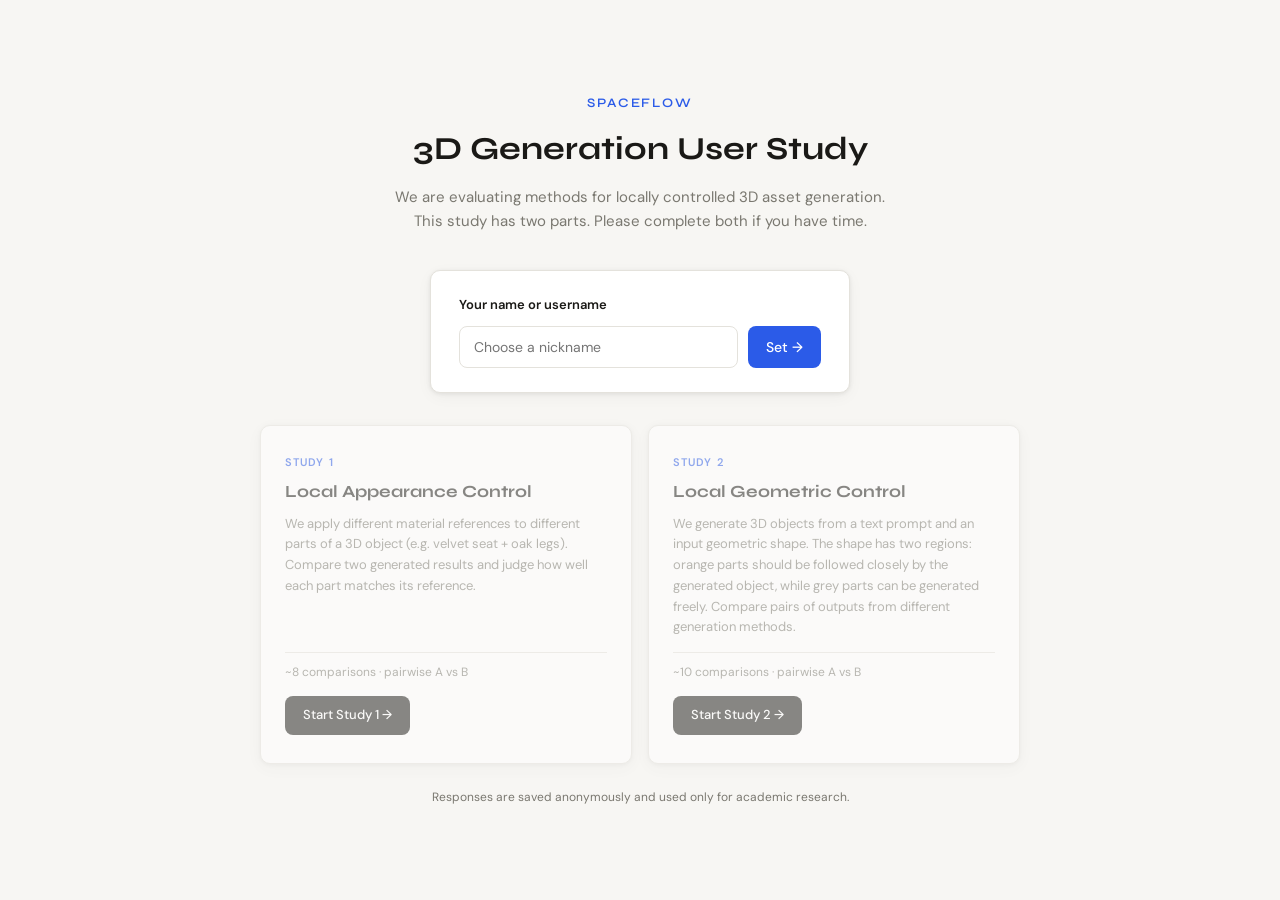
<file: index.html>
<!DOCTYPE html>
<html lang="en">
<head>
  <meta charset="UTF-8">
  <meta name="viewport" content="width=device-width, initial-scale=1.0">
  <title>SpaceFlow — User Study</title>
  <link rel="preconnect" href="https://fonts.googleapis.com">
  <link rel="preconnect" href="https://fonts.gstatic.com" crossorigin>
  <link href="https://fonts.googleapis.com/css2?family=DM+Sans:wght@300;400;500;600&family=Syne:wght@600;700&display=swap" rel="stylesheet">
  <link rel="stylesheet" href="./static/css/style.css">
  <style>
    /* Landing-page specific styles */
    .landing-wrap {
      min-height: 100vh;
      display: flex;
      flex-direction: column;
      align-items: center;
      justify-content: center;
      padding: 40px 24px;
    }

    .landing-logo {
      font-family: 'Syne', sans-serif;
      font-size: 13px;
      font-weight: 600;
      letter-spacing: 0.14em;
      text-transform: uppercase;
      color: var(--accent);
      margin-bottom: 10px;
      text-align: center;
    }

    .landing-title {
      font-family: 'Syne', sans-serif;
      font-size: 32px;
      font-weight: 700;
      text-align: center;
      margin-bottom: 10px;
      color: var(--text);
    }

    .landing-subtitle {
      font-size: 15px;
      color: var(--text-muted);
      text-align: center;
      max-width: 520px;
      line-height: 1.65;
      margin-bottom: 36px;
    }

    /* Username block */
    .username-block {
      background: var(--surface);
      border: 1px solid var(--border);
      border-radius: var(--radius);
      padding: 24px 28px;
      width: 100%;
      max-width: 420px;
      box-shadow: var(--shadow);
      margin-bottom: 32px;
    }

    .username-block-label {
      font-size: 13px;
      font-weight: 600;
      margin-bottom: 10px;
      color: var(--text);
    }

    .username-row {
      display: flex;
      gap: 10px;
    }

    .username-row input {
      flex: 1;
      padding: 11px 14px;
      border: 1.5px solid var(--border);
      border-radius: 8px;
      font-family: inherit;
      font-size: 14px;
      outline: none;
      transition: border-color 0.15s;
    }
    .username-row input:focus { border-color: var(--accent); }

    .username-confirm-btn {
      padding: 11px 18px;
      background: var(--accent);
      color: #fff;
      border: none;
      border-radius: 8px;
      font-family: inherit;
      font-size: 14px;
      font-weight: 500;
      cursor: pointer;
      white-space: nowrap;
      transition: background 0.15s;
    }
    .username-confirm-btn:hover { background: #1e4acb; }

    .username-set-msg {
      font-size: 13px;
      color: var(--green);
      margin-top: 8px;
    }

    /* Study cards */
    .study-cards {
      display: grid;
      grid-template-columns: 1fr 1fr;
      gap: 16px;
      width: 100%;
      max-width: 760px;
    }

    .study-card {
      background: var(--surface);
      border: 1px solid var(--border);
      border-radius: var(--radius);
      padding: 28px 24px;
      box-shadow: var(--shadow);
      display: flex;
      flex-direction: column;
      gap: 10px;
      text-decoration: none;
      color: inherit;
      transition: border-color 0.15s, box-shadow 0.15s;
      cursor: pointer;
    }
    .study-card:hover {
      border-color: var(--accent);
      box-shadow: 0 4px 20px rgba(43,91,232,0.10);
    }
    .study-card.disabled {
      opacity: 0.5;
      pointer-events: none;
    }

    .card-tag {
      font-size: 11px;
      font-weight: 600;
      letter-spacing: 0.1em;
      text-transform: uppercase;
      color: var(--accent);
    }

    .card-title {
      font-family: 'Syne', sans-serif;
      font-size: 17px;
      font-weight: 700;
      color: var(--text);
      line-height: 1.3;
    }

    .card-desc {
      font-size: 13px;
      color: var(--text-muted);
      line-height: 1.6;
      flex: 1;
    }

    .card-meta {
      font-size: 12px;
      color: var(--text-muted);
      border-top: 1px solid var(--border);
      padding-top: 10px;
      margin-top: 4px;
    }

    .card-btn {
      display: inline-flex;
      align-items: center;
      gap: 6px;
      padding: 9px 18px;
      background: var(--text);
      color: #fff;
      border-radius: 8px;
      font-size: 13px;
      font-weight: 500;
      align-self: flex-start;
      margin-top: 4px;
      transition: background 0.15s;
    }
    .study-card:hover .card-btn { background: var(--accent); }

    .landing-note {
      font-size: 12px;
      color: var(--text-muted);
      text-align: center;
      margin-top: 24px;
      max-width: 520px;
    }

    @media (max-width: 600px) {
      .study-cards { grid-template-columns: 1fr; }
      .landing-title { font-size: 24px; }
    }
  </style>
</head>
<body>
  <div class="landing-wrap">

    <div class="landing-logo">SpaceFlow</div>
    <h1 class="landing-title">3D Generation User Study</h1>
    <p class="landing-subtitle">
      We are evaluating methods for locally controlled 3D asset generation.
      This study has two parts. Please complete both if you have time.
    </p>

    <!-- Username -->
    <div class="username-block">
      <div class="username-block-label">Your name or username</div>
      <div class="username-row">
        <input type="text" id="username-input"
               placeholder="Choose a nickname" autocomplete="off">
        <button class="username-confirm-btn" id="username-confirm">Set →</button>
      </div>
      <div class="username-set-msg" id="username-set-msg" style="display:none"></div>
    </div>

    <!-- Study cards -->
    <div class="study-cards" id="study-cards">

      <a class="study-card disabled" id="card-appearance" href="./appearance.html">
        <div class="card-tag">Study 1</div>
        <div class="card-title">Local Appearance Control</div>
        <div class="card-desc">
          We apply different material references to different parts of a 3D object
          (e.g. velvet seat + oak legs). Compare two generated results and judge
          how well each part matches its reference.
        </div>
        <div class="card-meta">~8 comparisons · pairwise A vs B</div>
        <div class="card-btn">Start Study 1 →</div>
      </a>

      <a class="study-card disabled" id="card-tau" href="./tau.html">
        <div class="card-tag">Study 2</div>
        <div class="card-title">Local Geometric Control</div>
        <div class="card-desc">
          We generate 3D objects from a text prompt and an input geometric shape.
          The shape has two regions: orange parts should be followed closely by the
          generated object, while grey parts can be generated freely. Compare pairs
          of outputs from different generation methods.
        </div>
        <div class="card-meta">~10 comparisons · pairwise A vs B</div>
        <div class="card-btn">Start Study 2 →</div>
      </a>

    </div>

    <p class="landing-note">
      Responses are saved anonymously and used only for academic research.
    </p>

  </div>

  <script>
    const USERNAME_KEY = 'spaceflow_username';
    const input = document.getElementById('username-input');
    const confirmBtn = document.getElementById('username-confirm');
    const msg = document.getElementById('username-set-msg');
    const cards = document.getElementById('study-cards');

    // Restore saved username
    const saved = localStorage.getItem(USERNAME_KEY);
    if (saved) {
      input.value = saved;
      enableCards(saved);
    }

    confirmBtn.addEventListener('click', confirmUsername);
    input.addEventListener('keypress', e => {
      if (e.key === 'Enter') confirmUsername();
    });

    function confirmUsername() {
      const name = input.value.trim();
      if (!name) { input.focus(); return; }
      localStorage.setItem(USERNAME_KEY, name);
      enableCards(name);
    }

    function enableCards(name) {
      msg.textContent = `Logged in as "${name}" — choose a study below.`;
      msg.style.display = 'block';
      document.querySelectorAll('.study-card').forEach(c => c.classList.remove('disabled'));
    }
  </script>
</body>
</html>
</file>
<file: static/css/style.css>
/* ── RESET & BASE ──────────────────────────────────────────────────── */
*, *::before, *::after { box-sizing: border-box; margin: 0; padding: 0; }

:root {
  --bg:          #F7F6F3;
  --surface:     #FFFFFF;
  --border:      #E4E2DC;
  --text:        #1A1916;
  --text-muted:  #7A7870;
  --accent:      #2B5BE8;
  --accent-soft: #EEF2FD;
  --green:       #1E7E4C;
  --green-soft:  #EAF5EF;
  --red:         #C0392B;
  --red-soft:    #FDEDEB;
  --radius:      10px;
  --shadow:      0 1px 4px rgba(0,0,0,0.08), 0 4px 16px rgba(0,0,0,0.04);
}

body {
  font-family: 'DM Sans', system-ui, sans-serif;
  font-size: 15px;
  line-height: 1.6;
  background: var(--bg);
  color: var(--text);
  min-height: 100vh;
}

/* ── MODAL ─────────────────────────────────────────────────────────── */
.modal-overlay {
  position: fixed; inset: 0;
  background: rgba(10,10,8,0.55);
  backdrop-filter: blur(6px);
  display: flex;
  align-items: center;
  justify-content: center;
  z-index: 100;
}

.modal-card {
  background: var(--surface);
  border-radius: 16px;
  box-shadow: 0 8px 48px rgba(0,0,0,0.18);
  padding: 48px 40px;
  max-width: 480px;
  width: 90%;
  text-align: center;
}

.modal-logo {
  font-family: 'Syne', sans-serif;
  font-size: 13px;
  font-weight: 600;
  letter-spacing: 0.12em;
  text-transform: uppercase;
  color: var(--accent);
  margin-bottom: 12px;
}

.modal-title {
  font-family: 'Syne', sans-serif;
  font-size: 26px;
  font-weight: 700;
  margin-bottom: 14px;
  color: var(--text);
}

.modal-subtitle {
  font-size: 14px;
  color: var(--text-muted);
  line-height: 1.65;
  margin-bottom: 28px;
}

.modal-input {
  width: 100%;
  padding: 12px 16px;
  border: 1.5px solid var(--border);
  border-radius: var(--radius);
  font-family: inherit;
  font-size: 15px;
  outline: none;
  transition: border-color 0.15s;
  margin-bottom: 8px;
}
.modal-input:focus { border-color: var(--accent); }

.modal-error {
  font-size: 13px;
  color: var(--red);
  min-height: 18px;
  margin-bottom: 20px;
  text-align: left;
}

/* ── BUTTONS ───────────────────────────────────────────────────────── */
.btn {
  display: inline-flex;
  align-items: center;
  justify-content: center;
  gap: 6px;
  font-family: 'DM Sans', sans-serif;
  font-size: 15px;
  font-weight: 500;
  border: none;
  border-radius: var(--radius);
  cursor: pointer;
  transition: all 0.15s;
  text-decoration: none;
}

.btn-primary {
  background: var(--accent);
  color: #fff;
  padding: 13px 28px;
  width: 100%;
}
.btn-primary:hover { background: #1e4acb; }

.btn-submit {
  background: var(--text);
  color: #fff;
  padding: 14px 36px;
  font-size: 16px;
  margin-top: 24px;
  width: 100%;
  border-radius: var(--radius);
}
.btn-submit:hover { background: #333; }
.btn-submit:disabled { background: #aaa; cursor: not-allowed; }

/* ── PAGE LAYOUT ───────────────────────────────────────────────────── */
.page {
  max-width: 960px;
  margin: 0 auto;
  padding: 0 24px 80px;
}

/* ── HEADER ────────────────────────────────────────────────────────── */
.study-header {
  display: flex;
  justify-content: space-between;
  align-items: center;
  padding: 20px 0 16px;
  border-bottom: 1px solid var(--border);
  margin-bottom: 24px;
}

.study-name {
  font-family: 'Syne', sans-serif;
  font-size: 15px;
  font-weight: 600;
  color: var(--text);
}

.participant-label {
  font-size: 13px;
  color: var(--text-muted);
}

/* ── PROGRESS ──────────────────────────────────────────────────────── */
.progress-wrap {
  display: flex;
  align-items: center;
  gap: 14px;
  margin-bottom: 24px;
}

.progress-text {
  font-size: 13px;
  color: var(--text-muted);
  white-space: nowrap;
  min-width: 80px;
}

.progress-track {
  flex: 1;
  height: 4px;
  background: var(--border);
  border-radius: 2px;
  overflow: hidden;
}

.progress-fill {
  height: 100%;
  background: var(--accent);
  border-radius: 2px;
  transition: width 0.4s ease;
}

/* ── TASK CARD ─────────────────────────────────────────────────────── */
.task-card {
  background: var(--surface);
  border: 1px solid var(--border);
  border-radius: var(--radius);
  padding: 20px 24px;
  margin-bottom: 20px;
  box-shadow: var(--shadow);
}

.task-instruction {
  font-size: 14px;
  color: var(--text-muted);
  line-height: 1.65;
  margin-bottom: 14px;
}

.prompt-row {
  display: flex;
  align-items: baseline;
  gap: 12px;
  border-top: 1px solid var(--border);
  padding-top: 14px;
}

.prompt-label {
  font-size: 11px;
  font-weight: 600;
  letter-spacing: 0.08em;
  text-transform: uppercase;
  color: var(--accent);
  flex-shrink: 0;
}

.prompt-text {
  font-size: 15px;
  font-weight: 500;
  color: var(--text);
}

/* ── REFERENCES ────────────────────────────────────────────────────── */
.references-section {
  margin-bottom: 20px;
}

.section-label {
  font-size: 11px;
  font-weight: 600;
  letter-spacing: 0.08em;
  text-transform: uppercase;
  color: var(--text-muted);
  margin-bottom: 10px;
}

.references-row {
  display: flex;
  align-items: center;
  gap: 16px;
}

.reference-card {
  background: var(--surface);
  border: 1px solid var(--border);
  border-radius: var(--radius);
  overflow: hidden;
  box-shadow: var(--shadow);
  text-align: center;
}

.reference-img {
  display: block;
  width: 160px;
  height: 160px;
  object-fit: cover;
}

.reference-tag {
  font-size: 12px;
  font-weight: 500;
  color: var(--text-muted);
  padding: 8px 10px;
  border-top: 1px solid var(--border);
  background: var(--bg);
}

.reference-divider {
  font-size: 22px;
  color: var(--border);
  font-weight: 300;
  flex-shrink: 0;
}

/* ── OUTPUTS ───────────────────────────────────────────────────────── */
.outputs-section {
  display: grid;
  grid-template-columns: 1fr 1fr;
  gap: 16px;
  margin-bottom: 28px;
}

.output-col {
  background: var(--surface);
  border: 1px solid var(--border);
  border-radius: var(--radius);
  overflow: hidden;
  box-shadow: var(--shadow);
}

.output-label {
  font-family: 'Syne', sans-serif;
  font-size: 13px;
  font-weight: 600;
  letter-spacing: 0.04em;
  padding: 12px 16px;
  border-bottom: 1px solid var(--border);
  background: var(--bg);
  color: var(--text);
}

.output-images {
  padding: 12px;
  display: flex;
  flex-direction: column;
  gap: 8px;
  align-items: center;
}

.output-images img {
  width: 100%;
  max-width: 400px;
  border-radius: 6px;
  display: block;
}

.output-images video {
  width: 100%;
  max-width: 400px;
  border-radius: 6px;
  display: block;
}

/* ── SURVEY ────────────────────────────────────────────────────────── */
.survey-section {
  background: var(--surface);
  border: 1px solid var(--border);
  border-radius: var(--radius);
  padding: 28px 32px;
  box-shadow: var(--shadow);
}

.question {
  margin-bottom: 24px;
  padding-bottom: 24px;
  border-bottom: 1px solid var(--border);
}
.question:last-of-type { border-bottom: none; }

.question-text {
  font-size: 15px;
  font-weight: 500;
  margin-bottom: 14px;
  color: var(--text);
}

.question-text em {
  font-style: normal;
  color: var(--accent);
  font-weight: 600;
}

.choices {
  display: flex;
  gap: 10px;
  flex-wrap: wrap;
}

.choice-label {
  cursor: pointer;
}

.choice-label input[type="radio"] {
  display: none;
}

.choice-btn {
  display: inline-block;
  padding: 9px 20px;
  border: 1.5px solid var(--border);
  border-radius: 8px;
  font-size: 14px;
  font-weight: 500;
  color: var(--text-muted);
  background: var(--bg);
  transition: all 0.12s;
  user-select: none;
}

.choice-label input[type="radio"]:checked + .choice-btn {
  border-color: var(--accent);
  background: var(--accent-soft);
  color: var(--accent);
}

.choice-label:hover .choice-btn {
  border-color: #bbb;
  color: var(--text);
}

.form-error {
  font-size: 13px;
  color: var(--red);
  background: var(--red-soft);
  border-radius: 6px;
  padding: 10px 14px;
  margin-top: 12px;
}

/* ── MESSAGES ──────────────────────────────────────────────────────── */
.message {
  margin-top: 16px;
  padding: 14px 18px;
  border-radius: var(--radius);
  font-size: 14px;
  font-weight: 500;
}
.message.success {
  background: var(--green-soft);
  color: var(--green);
  border: 1px solid #c6e8d5;
}
.message.error {
  background: var(--red-soft);
  color: var(--red);
  border: 1px solid #f5c6c2;
}

/* ── COMPLETION ────────────────────────────────────────────────────── */
.completion-card {
  text-align: center;
  padding: 60px 32px;
  background: var(--surface);
  border: 1px solid var(--border);
  border-radius: var(--radius);
  box-shadow: var(--shadow);
  margin-top: 40px;
}
.completion-emoji { font-size: 48px; margin-bottom: 16px; }
.completion-title {
  font-family: 'Syne', sans-serif;
  font-size: 22px;
  font-weight: 700;
  margin-bottom: 10px;
}
.completion-text { color: var(--text-muted); font-size: 15px; }

/* ── RESPONSIVE ────────────────────────────────────────────────────── */
@media (max-width: 640px) {
  .outputs-section { grid-template-columns: 1fr; }
  .references-row { flex-direction: column; align-items: flex-start; }
  .reference-img { width: 120px; height: 120px; }
  .reference-divider { display: none; }
  .survey-section { padding: 20px 18px; }
  .choices { flex-direction: column; }
  .choice-btn { display: block; text-align: center; }
}

/* ── 3-COLUMN OUTPUTS (tau study) ─────────────────────────────────── */
.outputs-section-3col {
  display: grid;
  grid-template-columns: 1fr 1fr 1fr;
  gap: 12px;
  margin-bottom: 28px;
}

/* ── TAU REFERENCE (single image + description sidebar) ───────────── */
.tau-reference-row {
  display: flex;
  gap: 20px;
  align-items: flex-start;
}

.tau-reference-card {
  background: var(--surface);
  border: 1px solid var(--border);
  border-radius: var(--radius);
  box-shadow: var(--shadow);
  flex-shrink: 0;
}

.ref-img-wrap {
  overflow: hidden;
  border-radius: var(--radius) var(--radius) 0 0; /* round top corners only */
  width: 350px;
  height: 350px;
}

.tau-reference-img {
  display: block;
  width: 350px;
  height: 350px;
  object-fit: contain;
  background: #f0f0ed;
}

.tau-reference-desc {
  flex: 1;
  padding: 4px 0;
}

.ref-desc-title {
  font-size: 12px;
  font-weight: 600;
  letter-spacing: 0.06em;
  text-transform: uppercase;
  color: var(--text-muted);
  margin-bottom: 10px;
}

.ref-desc-list {
  list-style: none;
  display: flex;
  flex-direction: column;
  gap: 10px;
}

.ref-desc-list li {
  font-size: 14px;
  color: var(--text);
  line-height: 1.5;
  padding-left: 14px;
  position: relative;
}

.ref-desc-list li::before {
  content: '–';
  position: absolute;
  left: 0;
  color: var(--text-muted);
}

/* ── BACK LINK ────────────────────────────────────────────────────── */
.back-link {
  font-size: 13px;
  color: var(--text-muted);
  text-decoration: none;
  margin-right: 16px;
  transition: color 0.15s;
}
.back-link:hover { color: var(--accent); }

/* ── RESPONSIVE (tau) ─────────────────────────────────────────────── */
@media (max-width: 800px) {
  .outputs-section-3col { grid-template-columns: 1fr; }
  .tau-reference-row    { flex-direction: column; }
  .tau-reference-img    { width: 100%; height: 200px; }
}
</file>
